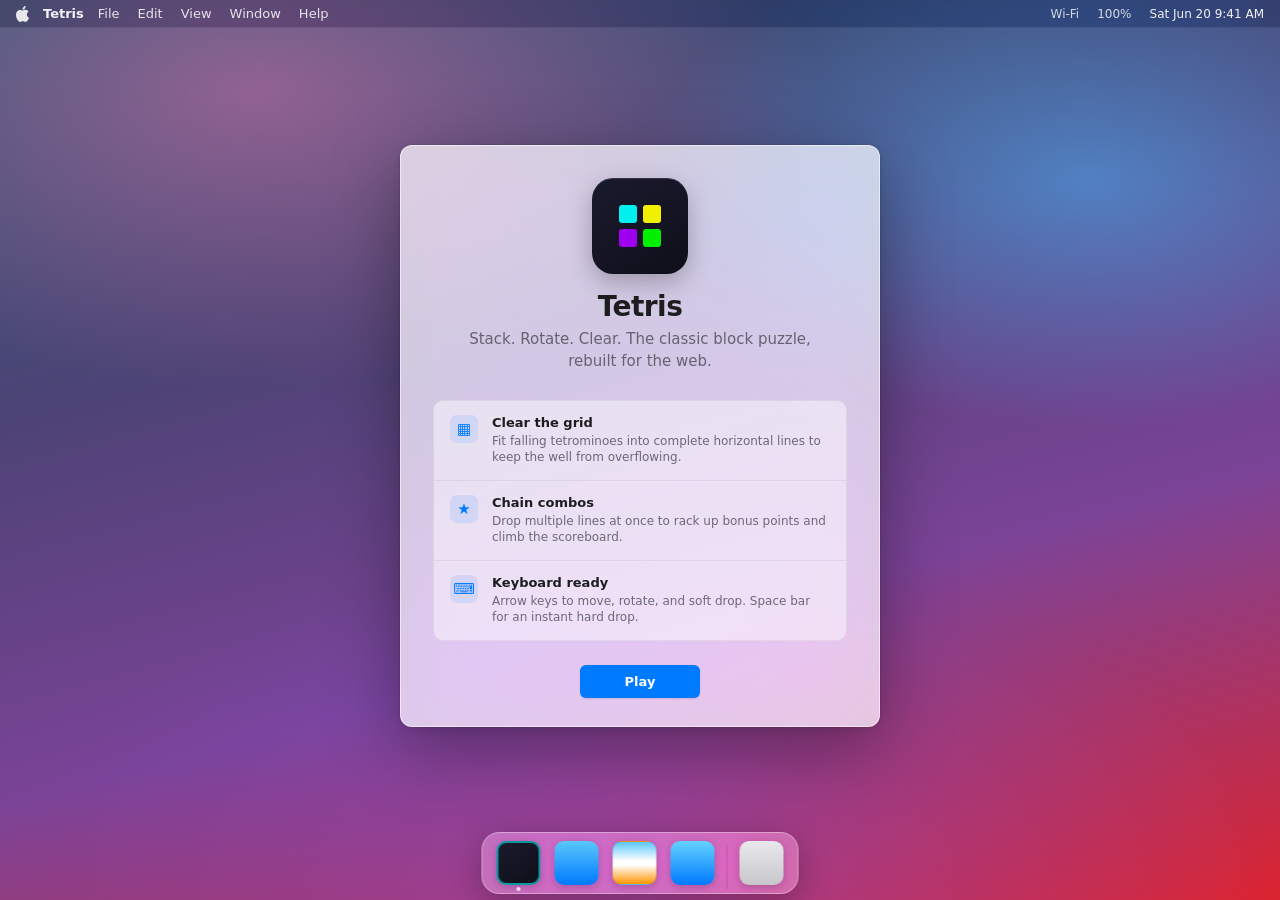
<file: index.html>
<!DOCTYPE html>
<html lang="en">
<head>
  <meta charset="UTF-8">
  <meta name="viewport" content="width=device-width, initial-scale=1.0">
  <title>Tetris</title>
  <link rel="stylesheet" href="style.css">
</head>
<body class="landing-page">
  <header class="menubar" aria-hidden="true">
    <div class="menubar-left">
      <span class="apple-logo" aria-hidden="true">
        <svg viewBox="0 0 814 1000" width="13" height="16"><path fill="currentColor" d="M788.1 340.9c-5.8 4.5-108.2 62.2-108.2 190.5 0 148.4 130.3 200.9 134.2 202.2-.6 3.2-20.7 71.9-68.7 141.9-42.8 61.6-87.5 123.1-155.5 123.1s-85.5-39.5-163-39.5c-76 0-103.7 40.8-165.9 40.8-62.3 0-105.2-57.5-155.5-127.1C46 790.7 0 663 0 541.8c0-194.4 126.4-297.5 250.8-297.5 66.1 0 121.2 43.4 162.7 43.4 38.9 0 101.1-46 176.3-46 28.2 0 129.8 2.6 196.3 99.2zM554.1 159.4c31.1-36.9 53.1-88.1 53.1-139.3 0-7.1-.6-14.3-1.9-20.1-50.6 1.9-110.8 33.7-147.1 75.8-28.2 32.4-54.4 83.6-54.4 135.5 0 7.8 1.3 15.6 1.9 18.1 3.2.6 8.4 1.3 13.6 1.3 45.4 0 102.5-30.4 134.8-71.3z"/></svg>
      </span>
      <span class="menubar-app">Tetris</span>
      <nav class="menubar-menus">
        <span>File</span>
        <span>Edit</span>
        <span>View</span>
        <span>Window</span>
        <span>Help</span>
      </nav>
    </div>
    <div class="menubar-right">
      <span class="menubar-status">Wi‑Fi</span>
      <span class="menubar-status">100%</span>
      <time class="menubar-clock">Sat Jun 20  9:41 AM</time>
    </div>
  </header>

  <main class="desktop">
    <article class="mac-window" role="document">
      <div class="window-body">
        <header class="hero">
          <div class="app-icon" aria-hidden="true">
            <div class="icon-grid">
              <span class="block i"></span>
              <span class="block o"></span>
              <span class="block t"></span>
              <span class="block s"></span>
            </div>
          </div>
          <h1>Tetris</h1>
          <p class="hero-tagline">Stack. Rotate. Clear. The classic block puzzle, rebuilt for the web.</p>
        </header>

        <section class="feature-list" aria-label="How to play">
          <div class="feature-row">
            <span class="feature-glyph" aria-hidden="true">▦</span>
            <div>
              <h2>Clear the grid</h2>
              <p>Fit falling tetrominoes into complete horizontal lines to keep the well from overflowing.</p>
            </div>
          </div>
          <div class="feature-row">
            <span class="feature-glyph" aria-hidden="true">★</span>
            <div>
              <h2>Chain combos</h2>
              <p>Drop multiple lines at once to rack up bonus points and climb the scoreboard.</p>
            </div>
          </div>
          <div class="feature-row">
            <span class="feature-glyph" aria-hidden="true">⌨</span>
            <div>
              <h2>Keyboard ready</h2>
              <p>Arrow keys to move, rotate, and soft drop. Space bar for an instant hard drop.</p>
            </div>
          </div>
        </section>

        <footer class="window-actions">
          <a href="game.html" class="mac-btn mac-btn-primary">Play</a>
        </footer>
      </div>
    </article>
  </main>

  <footer class="dock" aria-hidden="true">
    <div class="dock-inner">
      <div class="dock-icon dock-icon-active" title="Tetris">
        <div class="dock-icon-face tetris-mini"></div>
      </div>
      <div class="dock-icon"><div class="dock-icon-face finder"></div></div>
      <div class="dock-icon"><div class="dock-icon-face safari"></div></div>
      <div class="dock-icon"><div class="dock-icon-face mail"></div></div>
      <div class="dock-divider"></div>
      <div class="dock-icon"><div class="dock-icon-face trash"></div></div>
    </div>
  </footer>
</body>
</html>
</file>
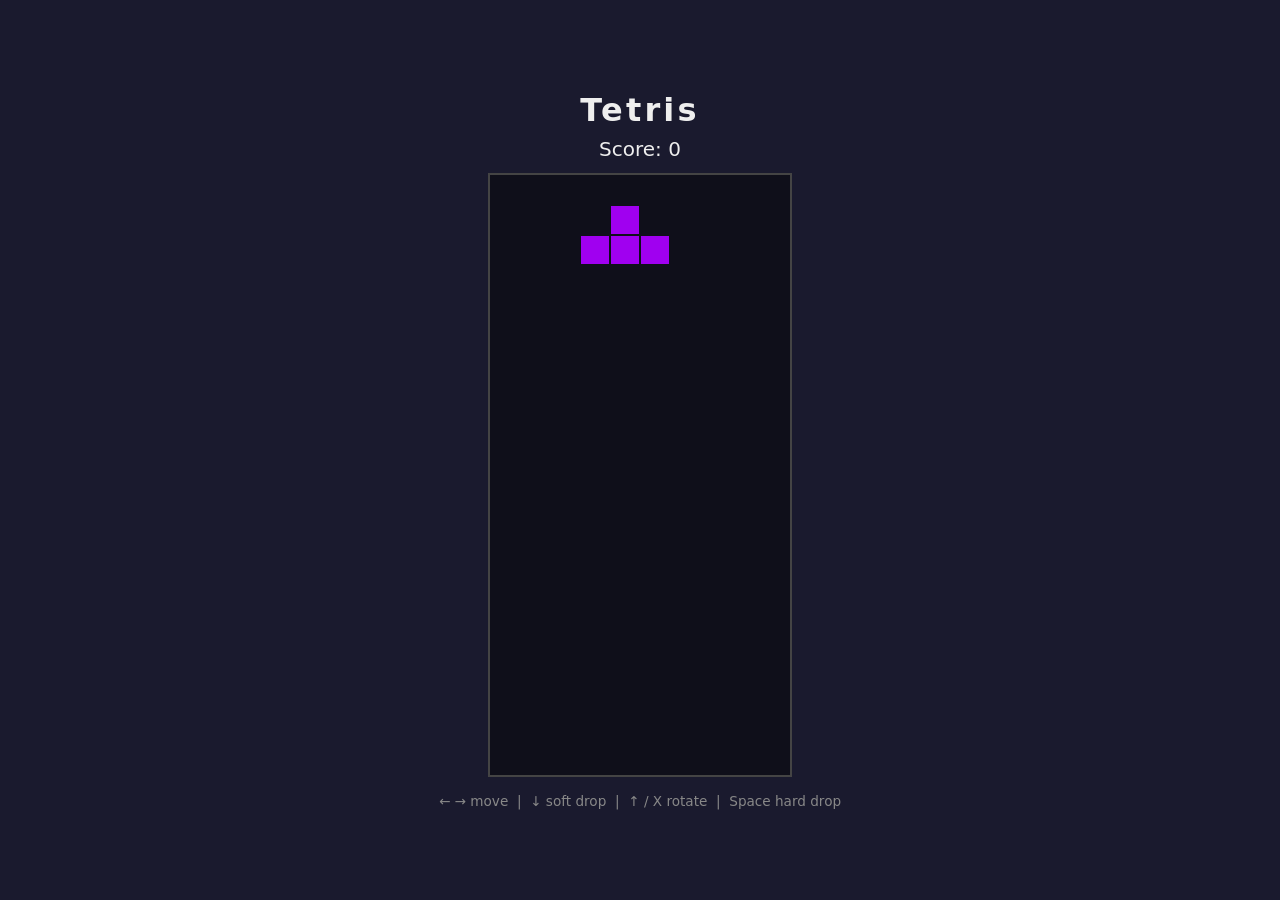
<file: game.html>
<!DOCTYPE html>
<html lang="en">
<head>
  <meta charset="UTF-8">
  <meta name="viewport" content="width=device-width, initial-scale=1.0">
  <title>Tetris</title>
  <link rel="stylesheet" href="style.css">
</head>
<body class="game-page">
  <div class="game-container">
    <h1>Tetris</h1>
    <div id="score">Score: 0</div>
    <canvas id="board" width="300" height="600"></canvas>
    <div id="game-over" class="hidden">Game Over — press R to restart</div>
    <p class="controls">
      ← → move &nbsp;|&nbsp; ↓ soft drop &nbsp;|&nbsp; ↑ / X rotate &nbsp;|&nbsp; Space hard drop
    </p>
  </div>
  <script type="module" src="js/main.js"></script>
</body>
</html>
</file>
<file: style.css>
* {
  box-sizing: border-box;
  margin: 0;
  padding: 0;
}

body {
  background: #1a1a2e;
  color: #eee;
  font-family: system-ui, sans-serif;
  min-height: 100vh;
  display: flex;
  align-items: center;
  justify-content: center;
}

/* Landing page — macOS desktop */

.landing-page {
  --mac-font: -apple-system, BlinkMacSystemFont, 'SF Pro Text', 'SF Pro Display', system-ui, sans-serif;
  --mac-blue: #007aff;
  --mac-blue-hover: #0066d6;
  --mac-text: #1d1d1f;
  --mac-secondary: rgba(60, 60, 67, 0.72);
  --mac-glass: rgba(255, 255, 255, 0.72);
  --mac-glass-border: rgba(255, 255, 255, 0.55);

  font-family: var(--mac-font);
  min-height: 100vh;
  display: flex;
  flex-direction: column;
  align-items: stretch;
  justify-content: flex-start;
  overflow: hidden;
  background:
    radial-gradient(ellipse 80% 60% at 20% 10%, rgba(255, 120, 180, 0.45), transparent 55%),
    radial-gradient(ellipse 70% 55% at 85% 20%, rgba(80, 180, 255, 0.55), transparent 50%),
    radial-gradient(ellipse 90% 70% at 50% 100%, rgba(120, 90, 255, 0.35), transparent 55%),
    linear-gradient(165deg, #2b5876 0%, #4e4376 35%, #7b4397 65%, #dc2430 100%);
  background-color: #3a4a6b;
  color: var(--mac-text);
}

.menubar {
  display: flex;
  align-items: center;
  justify-content: space-between;
  height: 28px;
  padding: 0 16px;
  font-size: 13px;
  font-weight: 500;
  color: rgba(255, 255, 255, 0.92);
  background: rgba(0, 0, 0, 0.22);
  backdrop-filter: blur(24px) saturate(180%);
  -webkit-backdrop-filter: blur(24px) saturate(180%);
  border-bottom: 1px solid rgba(255, 255, 255, 0.08);
  flex-shrink: 0;
  user-select: none;
}

.menubar-left,
.menubar-right {
  display: flex;
  align-items: center;
  gap: 18px;
}

.menubar-left {
  gap: 14px;
}

.apple-logo {
  display: flex;
  opacity: 0.95;
}

.menubar-app {
  font-weight: 600;
}

.menubar-menus {
  display: none;
  gap: 18px;
  opacity: 0.92;
}

.menubar-status {
  opacity: 0.85;
  font-size: 12px;
}

.menubar-clock {
  font-variant-numeric: tabular-nums;
  font-size: 12px;
}

.desktop {
  flex: 1;
  display: flex;
  align-items: center;
  justify-content: center;
  padding: 2rem 1.25rem 5.5rem;
}

.mac-window {
  width: min(100%, 480px);
  border-radius: 12px;
  overflow: hidden;
  background: var(--mac-glass);
  backdrop-filter: blur(40px) saturate(180%);
  -webkit-backdrop-filter: blur(40px) saturate(180%);
  border: 1px solid var(--mac-glass-border);
  box-shadow:
    0 0 0 0.5px rgba(0, 0, 0, 0.12),
    0 22px 70px rgba(0, 0, 0, 0.35),
    0 2px 8px rgba(0, 0, 0, 0.12);
}

.window-body {
  padding: 2rem 2rem 1.75rem;
}

.hero {
  text-align: center;
  margin-bottom: 1.75rem;
}

.app-icon {
  width: 96px;
  height: 96px;
  margin: 0 auto 1rem;
  border-radius: 22%;
  background: linear-gradient(145deg, #1a1a2e 0%, #0f0f1a 100%);
  box-shadow:
    inset 0 1px 0 rgba(255, 255, 255, 0.12),
    0 8px 24px rgba(0, 0, 0, 0.25);
  display: flex;
  align-items: center;
  justify-content: center;
}

.icon-grid {
  display: grid;
  grid-template-columns: repeat(2, 18px);
  gap: 6px;
}

.block {
  width: 18px;
  height: 18px;
  border-radius: 3px;
}

.block.i { background: #00f0f0; }
.block.o { background: #f0f000; }
.block.t { background: #a000f0; }
.block.s { background: #00f000; }

.hero h1 {
  font-size: 28px;
  font-weight: 700;
  letter-spacing: -0.02em;
  margin-bottom: 0.35rem;
  color: var(--mac-text);
}

.hero-tagline {
  font-size: 15px;
  line-height: 1.45;
  color: var(--mac-secondary);
  max-width: 22rem;
  margin: 0 auto;
}

.feature-list {
  display: flex;
  flex-direction: column;
  gap: 0;
  border-radius: 10px;
  overflow: hidden;
  background: rgba(255, 255, 255, 0.45);
  border: 1px solid rgba(0, 0, 0, 0.06);
  margin-bottom: 1.5rem;
}

.feature-row {
  display: flex;
  gap: 14px;
  padding: 14px 16px;
  border-bottom: 1px solid rgba(0, 0, 0, 0.06);
}

.feature-row:last-child {
  border-bottom: none;
}

.feature-glyph {
  flex-shrink: 0;
  width: 28px;
  height: 28px;
  display: flex;
  align-items: center;
  justify-content: center;
  font-size: 15px;
  color: var(--mac-blue);
  background: rgba(0, 122, 255, 0.1);
  border-radius: 7px;
}

.feature-row h2 {
  font-size: 13px;
  font-weight: 600;
  margin-bottom: 0.15rem;
  color: var(--mac-text);
}

.feature-row p {
  font-size: 12px;
  line-height: 1.4;
  color: var(--mac-secondary);
}

.window-actions {
  text-align: center;
}

.mac-btn {
  display: inline-flex;
  align-items: center;
  justify-content: center;
  min-width: 120px;
  padding: 0.55rem 1.75rem;
  font-family: var(--mac-font);
  font-size: 13px;
  font-weight: 600;
  text-decoration: none;
  border-radius: 6px;
  border: none;
  cursor: pointer;
  transition: background 0.15s, transform 0.1s;
}

.mac-btn-primary {
  color: #fff;
  background: var(--mac-blue);
  box-shadow: 0 1px 2px rgba(0, 0, 0, 0.12);
}

.mac-btn-primary:hover {
  background: var(--mac-blue-hover);
}

.mac-btn-primary:active {
  transform: scale(0.98);
}

.mac-btn-primary:focus-visible {
  outline: 2px solid var(--mac-blue);
  outline-offset: 2px;
}

.dock {
  position: fixed;
  bottom: 6px;
  left: 50%;
  transform: translateX(-50%);
  z-index: 10;
}

.dock-inner {
  display: flex;
  align-items: flex-end;
  gap: 6px;
  padding: 4px 10px;
  border-radius: 18px;
  background: rgba(255, 255, 255, 0.28);
  backdrop-filter: blur(28px) saturate(180%);
  -webkit-backdrop-filter: blur(28px) saturate(180%);
  border: 1px solid rgba(255, 255, 255, 0.35);
  box-shadow: 0 8px 32px rgba(0, 0, 0, 0.28);
}

.dock-icon {
  width: 52px;
  height: 52px;
  display: flex;
  align-items: center;
  justify-content: center;
  transition: transform 0.15s ease;
}

.dock-icon:hover {
  transform: translateY(-8px) scale(1.08);
}

.dock-icon-face {
  width: 44px;
  height: 44px;
  border-radius: 22%;
  box-shadow: 0 2px 8px rgba(0, 0, 0, 0.2);
}

.dock-icon-active {
  position: relative;
}

.dock-icon-active::after {
  content: '';
  position: absolute;
  bottom: -2px;
  width: 4px;
  height: 4px;
  border-radius: 50%;
  background: rgba(255, 255, 255, 0.85);
}

.tetris-mini {
  background: linear-gradient(145deg, #1a1a2e, #0f0f1a);
  border: 2px solid rgba(0, 240, 240, 0.6);
}

.finder {
  background: linear-gradient(180deg, #5ac8fa 0%, #007aff 100%);
}

.safari {
  background: linear-gradient(180deg, #5ac8fa 0%, #fff 45%, #fff 55%, #ff9500 100%);
  border: 1px solid rgba(0, 0, 0, 0.08);
}

.mail {
  background: linear-gradient(180deg, #64d2ff 0%, #007aff 100%);
}

.trash {
  background: linear-gradient(180deg, #e8e8ed 0%, #c7c7cc 100%);
}

.dock-divider {
  width: 1px;
  height: 44px;
  margin: 0 2px;
  background: rgba(0, 0, 0, 0.15);
}

@media (min-width: 640px) {
  .menubar-menus {
    display: flex;
  }

  .menubar-status {
    display: inline;
  }
}

@media (max-width: 480px) {
  .window-body {
    padding: 1.5rem 1.25rem 1.25rem;
  }

  .hero h1 {
    font-size: 24px;
  }

  .dock-icon {
    width: 44px;
    height: 44px;
  }

  .dock-icon-face {
    width: 38px;
    height: 38px;
  }
}

.game-container {
  text-align: center;
}

h1 {
  font-size: 2rem;
  margin-bottom: 0.5rem;
  letter-spacing: 0.1em;
}

#score {
  font-size: 1.25rem;
  margin-bottom: 0.75rem;
}

#board {
  display: block;
  margin: 0 auto;
  border: 2px solid #444;
  background: #0f0f1a;
}

#game-over {
  margin-top: 0.75rem;
  font-size: 1.1rem;
  color: #ff6b6b;
}

#game-over.hidden {
  display: none;
}

.controls {
  margin-top: 1rem;
  font-size: 0.85rem;
  color: #888;
}
</file>
